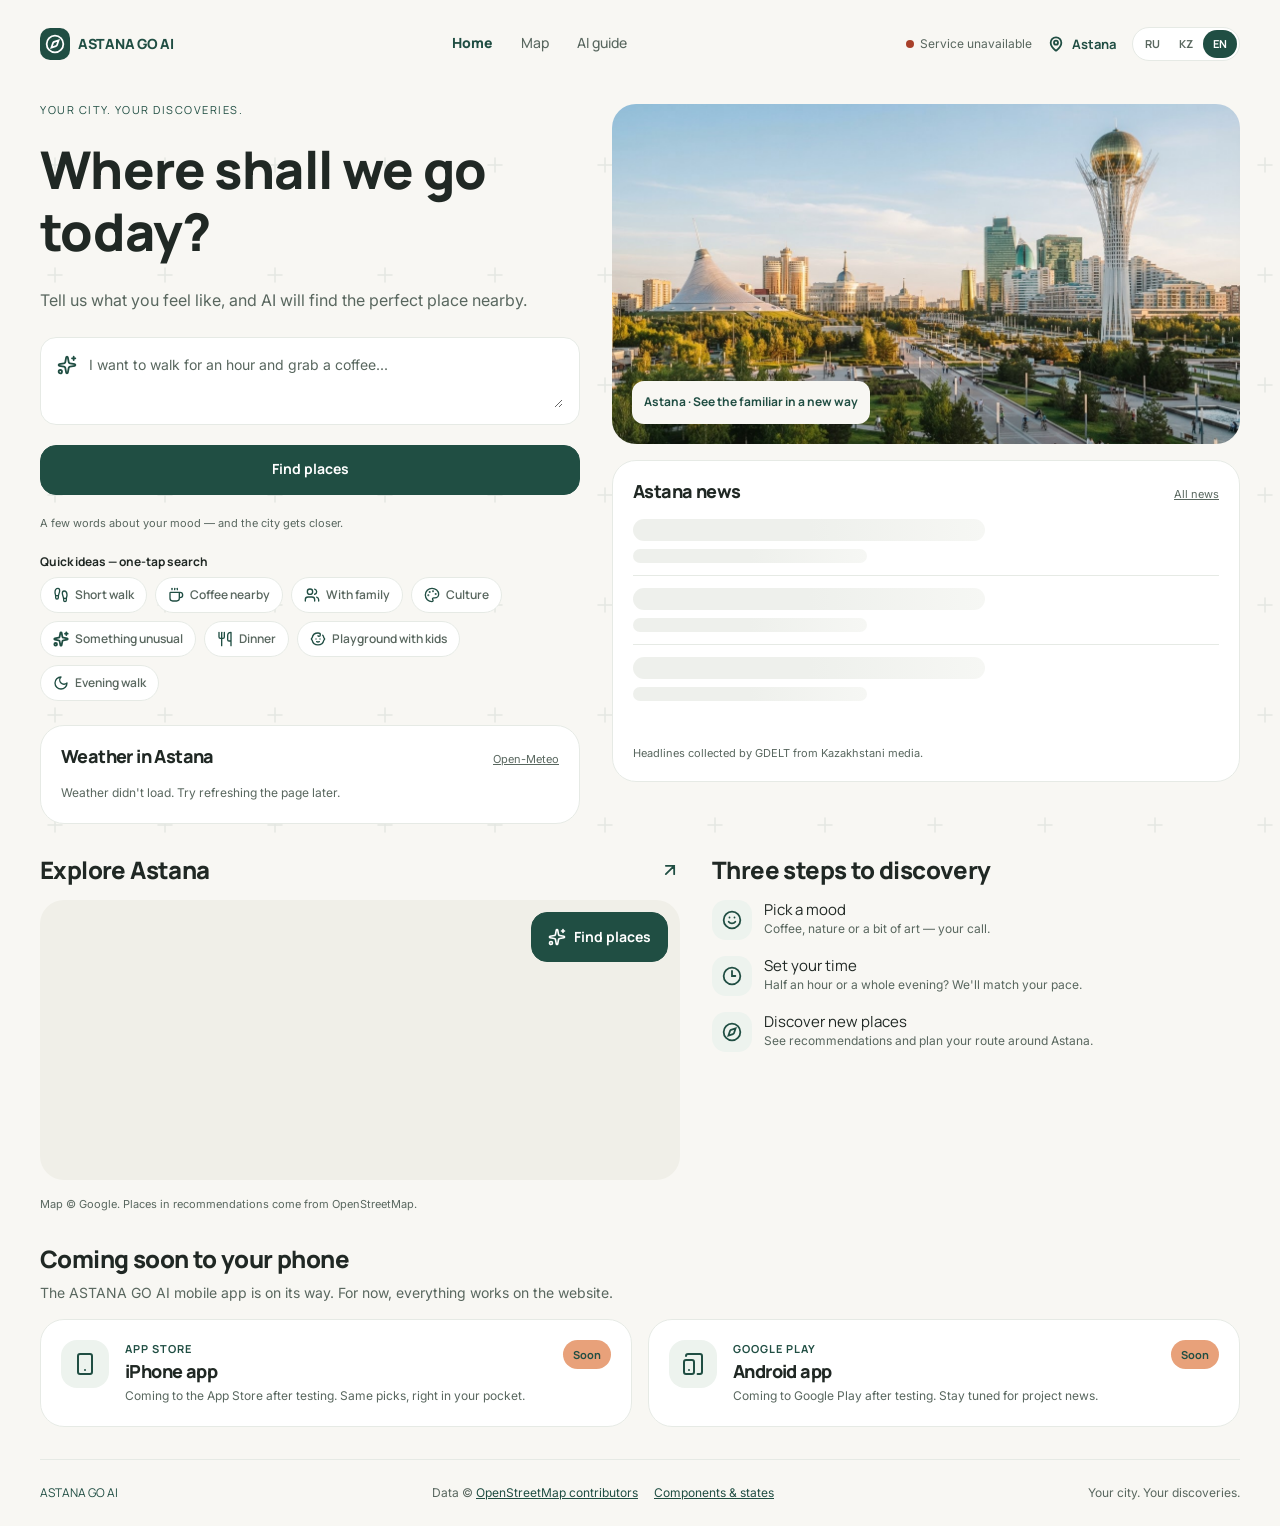
<file: index.html>
<!doctype html>
<html lang="ru">
<head>
  <meta charset="utf-8">
  <meta name="viewport" content="width=device-width, initial-scale=1">
  <title>ASTANA GO AI — куда сходить рядом в Астане</title>
  <meta name="description" content="Расскажи, чего хочется, и получи до трёх реальных мест рядом с объяснением, почему они подходят.">
  <meta name="referrer" content="strict-origin-when-cross-origin">
  <link rel="icon" href="assets/icons/brand-compass.svg" type="image/svg+xml">
  <link rel="preconnect" href="https://fonts.googleapis.com">
  <link rel="preconnect" href="https://fonts.gstatic.com" crossorigin>
  <link rel="stylesheet" href="https://fonts.googleapis.com/css2?family=Inter:wght@400;500;600&family=Manrope:wght@400;500;600;700;800&display=swap">
  <link rel="stylesheet" href="css/variables.css?v=202610181816">
  <link rel="stylesheet" href="css/base.css?v=202610181816">
  <link rel="stylesheet" href="css/components.css?v=20261018-more">
  <script src="js/config.js?v=20261018-main" defer></script>
  <script src="js/i18n.js?v=20261018-more" defer></script>
  <script src="js/mock-data.js?v=20261018-more" defer></script>
  <script src="js/api.js?v=20261018-more" defer></script>
  <script src="js/render.js?v=20261018-more" defer></script>
  <script src="js/gmap.js?v=202610181816" defer></script>
  <script src="js/pickmap.js?v=202610181816" defer></script>
  <script src="js/placesmap.js?v=202610181816" defer></script>
  <script src="js/poi.js?v=20261018-more" defer></script>
  <script src="js/widgets.js?v=202610181816" defer></script>
  <script src="js/main.js?v=20261018-more" defer></script>
</head>
<body>
  <a class="skip-link" href="#main" data-i18n="skip">Перейти к содержанию</a>

  <header class="site-header">
    <div class="container site-header__inner">
      <a class="logo" href="#/" aria-label="ASTANA GO AI — на главную" data-i18n-aria-label="logo_aria">
        <span class="logo__mark"><img src="assets/icons/brand-compass.svg" width="20" height="20" alt=""></span>
        <span class="logo__name" aria-hidden="true">ASTANA GO AI</span>
      </a>
      <nav class="site-nav" aria-label="Основная навигация" data-i18n-aria-label="nav_aria">
        <a href="#/" data-nav="home" data-i18n="nav_home">Главная</a>
        <a href="#/map" data-nav="map" data-i18n="nav_map">Карта</a>
        <a href="#/guide" data-nav="guide" data-i18n="nav_guide">AI-гид</a>
      </nav>
      <div class="header-meta">
        <span class="health" id="health" data-state="checking" role="status">
          <span class="health__dot" aria-hidden="true"></span>
          <span class="health__text" id="health-text" data-i18n="health_checking">Проверяем сервис…</span>
        </span>
        <span class="city">
          <img src="assets/icons/map-pin-header.svg" width="16" height="16" alt="">
          <span data-i18n="city">Астана</span>
        </span>
        <div class="lang-switch" role="group" aria-label="Язык интерфейса" data-i18n-aria-label="lang_aria">
          <button type="button" data-lang="ru" aria-pressed="true" lang="ru" title="Русский">RU</button>
          <button type="button" data-lang="kk" aria-pressed="false" lang="kk" title="Қазақша">KZ</button>
          <button type="button" data-lang="en" aria-pressed="false" lang="en" title="English">EN</button>
        </div>
      </div>
    </div>
  </header>

  <main id="main" tabindex="-1">
    <!-- ========== Главная ========== -->
    <div class="view container" data-view="home" id="view-home">
      <section class="hero" aria-labelledby="hero-title">
        <div class="hero__intro">
          <p class="t-eyebrow" data-i18n="hero_eyebrow">Твой город. Твои открытия.</p>
          <h1 class="t-display" id="hero-title" tabindex="-1" data-i18n="hero_title">Куда отправимся сегодня?</h1>
          <p class="t-lead" data-i18n="hero_lead">Расскажи, что тебе хочется, а ИИ найдёт идеальное место рядом.</p>

          <form class="search" id="home-form" novalidate aria-describedby="home-hint">
            <div class="field">
              <label class="visually-hidden" for="home-query" data-i18n="query_label">Что тебе хочется?</label>
              <div class="query-box">
                <img src="assets/icons/sparkles-20.svg" width="20" height="20" alt="">
                <textarea id="home-query" rows="2" maxlength="500"
                  placeholder="Хочу погулять час и выпить кофе..." data-i18n-placeholder="query_placeholder" aria-describedby="home-query-error"></textarea>
              </div>
              <p class="field__error" id="home-query-error" hidden></p>
            </div>
            <button type="submit" class="btn btn--primary btn--block" data-i18n="find">Найти места</button>
            <p class="t-caption" id="home-hint" data-i18n="home_hint">Пара слов о настроении — и город станет ближе.</p>
          </form>

          <div class="hero__ideas">
            <h2 class="t-label" id="ideas-title" data-i18n="ideas_title">Быстрые идеи — поиск в одно нажатие</h2>
            <div class="chips" id="scenario-list" role="group" aria-labelledby="ideas-title"></div>
          </div>

          <section class="panel weather" id="weather" aria-labelledby="weather-title" aria-busy="true">
            <div class="panel__head">
              <h2 class="t-h3" id="weather-title" data-i18n="weather_title">Погода в Астане</h2>
              <a class="t-caption" href="https://open-meteo.com/" target="_blank" rel="noopener noreferrer">Open-Meteo</a>
            </div>
            <div data-weather-body><p class="t-small" data-i18n="weather_loading">Загружаем погоду…</p></div>
          </section>
        </div>

        <div class="hero__side">
          <figure class="hero__photo">
            <img src="assets/img/astana-panorama.jpg" width="1264" height="848"
              alt="Панорама левого берега Астаны с монументом Байтерек на закате" data-i18n-alt="photo_alt">
            <figcaption class="hero__caption" data-i18n="photo_caption">Астана · Открой знакомое по-новому</figcaption>
          </figure>


          <section class="panel news" id="news" aria-labelledby="news-title" aria-busy="true">
            <div class="panel__head">
              <h2 class="t-h3" id="news-title" data-i18n="news_title">Новости Астаны</h2>
              <a class="t-caption" id="news-more" href="#" target="_blank" rel="noopener noreferrer"><span data-i18n="news_all">Все новости</span><span class="visually-hidden" data-i18n="new_tab"> (откроется в новой вкладке)</span></a>
            </div>
            <ul class="news__list" data-news-list>
              <li class="news__item" aria-hidden="true"><div class="skeleton__line skeleton__line--title"></div><div class="skeleton__line skeleton__line--short" style="margin-top: 8px"></div></li>
              <li class="news__item" aria-hidden="true"><div class="skeleton__line skeleton__line--title"></div><div class="skeleton__line skeleton__line--short" style="margin-top: 8px"></div></li>
              <li class="news__item" aria-hidden="true"><div class="skeleton__line skeleton__line--title"></div><div class="skeleton__line skeleton__line--short" style="margin-top: 8px"></div></li>
              <li class="visually-hidden" data-i18n="news_loading">Загружаем новости…</li>
            </ul>
            <p class="t-small" data-news-status role="status"></p>
            <p class="t-caption" data-i18n="news_source">Заголовки собраны сервисом GDELT из казахстанских СМИ.</p>
          </section>
        </div>
      </section>

      <section class="explore" aria-label="Об Астане и о сервисе" data-i18n-aria-label="explore_aria">
        <div class="explore__map">
          <div class="section-title">
            <h2 class="t-h2" data-i18n="explore_title">Исследуй Астану</h2>
            <a href="#/map" aria-label="Открыть карту" data-i18n-aria-label="open_map">
              <img src="assets/icons/arrow-up-right.svg" width="20" height="20" alt="">
            </a>
          </div>
          <div id="home-map">
            <div class="map__overlay">
              <a class="btn btn--primary" href="#/guide">
                <img src="assets/icons/sparkles-20.svg" class="icon-on-dark" width="18" height="18" alt="">
                <span data-i18n="pick_places">Подобрать места</span>
              </a>
            </div>
          </div>
          <p class="t-caption" data-i18n="home_map_caption">Карта © Google. Места в рекомендациях — из OpenStreetMap.</p>
        </div>

        <div class="steps">
          <h2 class="t-h2" data-i18n="steps_title">Три шага к открытию</h2>
          <ol class="steps__list">
            <li class="step">
              <span class="step__icon"><img src="assets/icons/smile.svg" width="20" height="20" alt=""></span>
              <div>
                <p class="step__title" data-i18n="step1_title">Выбери настроение</p>
                <p class="t-small" data-i18n="step1_text">Кофе, природа или немного искусства — решать тебе.</p>
              </div>
            </li>
            <li class="step">
              <span class="step__icon"><img src="assets/icons/clock-3.svg" width="20" height="20" alt=""></span>
              <div>
                <p class="step__title" data-i18n="step2_title">Укажи время</p>
                <p class="t-small" data-i18n="step2_text">Полчаса или целый вечер? Найдём идею под твой ритм.</p>
              </div>
            </li>
            <li class="step">
              <span class="step__icon"><img src="assets/icons/compass-step.svg" width="20" height="20" alt=""></span>
              <div>
                <p class="step__title" data-i18n="step3_title">Открой новые места</p>
                <p class="t-small" data-i18n="step3_text">Смотри рекомендации и строй свой маршрут по Астане.</p>
              </div>
            </li>
          </ol>
        </div>
      </section>

      <section class="apps" aria-labelledby="apps-title">
        <div class="apps__head">
          <h2 class="t-h2" id="apps-title" data-i18n="apps_title">Скоро в твоём телефоне</h2>
          <p class="t-body" data-i18n="apps_lead">Мобильное приложение ASTANA GO AI готовится к выходу. Пока всё работает на сайте.</p>
        </div>
        <div class="apps__grid">
          <article class="panel app-card" aria-labelledby="app-ios-title">
            <span class="app-card__icon"><img src="assets/icons/lc-smartphone.svg" width="24" height="24" alt=""></span>
            <div class="app-card__text">
              <p class="app-card__store">App Store</p>
              <h3 class="t-h3" id="app-ios-title" data-i18n="app_ios_title">Приложение для iPhone</h3>
              <p class="t-small" data-i18n="app_ios_text">Появится в App Store после тестирования. Те же подборки, только в кармане.</p>
            </div>
            <span class="app-card__soon" data-i18n="soon">Скоро</span>
          </article>
          <article class="panel app-card" aria-labelledby="app-android-title">
            <span class="app-card__icon"><img src="assets/icons/lc-tablet-smartphone.svg" width="24" height="24" alt=""></span>
            <div class="app-card__text">
              <p class="app-card__store">Google Play</p>
              <h3 class="t-h3" id="app-android-title" data-i18n="app_android_title">Приложение для Android</h3>
              <p class="t-small" data-i18n="app_android_text">Появится в Google Play после тестирования. Следи за новостями проекта.</p>
            </div>
            <span class="app-card__soon" data-i18n="soon">Скоро</span>
          </article>
        </div>
      </section>
    </div>

    <!-- ========== AI-гид ========== -->
    <div class="view container" data-view="guide" id="view-guide" hidden>
      <div class="page-head">
        <a class="back-link" href="#/">
          <img src="assets/icons/arrow-left.svg" width="18" height="18" alt="">
          <span data-i18n="back">Назад</span>
        </a>
        <h1 class="t-h1" id="guide-title" tabindex="-1" data-i18n="guide_title">Твой AI-гид</h1>
        <p class="t-body" data-i18n="guide_lead">Маленький план для большого города.</p>
      </div>

      <div class="guide">
        <div class="guide__side">
            <form class="search panel" id="search-form" novalidate aria-label="Параметры поиска" data-i18n-aria-label="search_params_aria">
              <div class="form-alert" id="form-alert" role="alert" tabindex="-1" hidden></div>

              <div class="field">
                <label class="t-label" for="query" data-i18n="query_label">Что тебе хочется?</label>
                <div class="query-box">
                  <img src="assets/icons/sparkles-20.svg" width="20" height="20" alt="">
                  <textarea id="query" name="query" rows="2" maxlength="500" required
                    placeholder="Хочу погулять час и выпить кофе..." data-i18n-placeholder="query_placeholder"
                    aria-describedby="query-error query-counter"></textarea>
                </div>
                <div class="field__foot">
                  <p class="field__error" id="query-error" hidden></p>
                  <span class="field__counter" id="query-counter" aria-live="off">0 / 500</span>
                </div>
              </div>

              <fieldset class="field location" id="location-field" aria-describedby="location-hint location-error">
                <legend class="t-label" data-i18n="location_legend">Откуда начнём?</legend>
                <div class="location__current">
                  <img src="assets/icons/locate-fixed.svg" width="18" height="18" alt="">
                  <div class="location__current-text" aria-live="polite">
                    <span class="location__title" id="location-title">Точка не выбрана</span>
                    <span class="location__sub" id="location-sub">Выбери один из вариантов ниже</span>
                  </div>
                </div>

                <div class="location__denied" id="geo-denied" hidden>
                  <img src="assets/icons/map-pin-off.svg" width="24" height="24" alt="">
                  <div>
                    <strong id="geo-denied-title">Укажи своё местоположение на карте.</strong>
                    <span id="geo-denied-text">Можно выбрать точку вручную — доступ к геолокации не обязателен.</span>
                  </div>
                </div>

                <div class="location__actions">
                  <button type="button" class="btn btn--secondary btn--sm" id="geo-btn">
                    <img src="assets/icons/locate-fixed.svg" width="18" height="18" alt="">
                    <span class="btn__spinner" aria-hidden="true"></span>
                    <span data-i18n="geo_btn">Использовать моё местоположение</span>
                  </button>
                  <button type="button" class="chip" id="pick-btn" data-i18n="pick_btn">Выбрать точку на карте</button>
                  <button type="button" class="chip" id="center-btn" data-i18n="center_btn">Центр Астаны</button>
                  <button type="button" class="chip" id="manual-btn" aria-expanded="false" aria-controls="manual-coords" data-i18n="manual_btn">Ввести координаты</button>
                </div>

                <div class="manual" id="manual-coords" hidden>
                  <label><span data-i18n="lat_label">Широта (от −90 до 90)</span>
                    <input class="input" id="manual-lat" type="text" inputmode="decimal" autocomplete="off" placeholder="51.1283" aria-describedby="manual-error">
                  </label>
                  <label><span data-i18n="lon_label">Долгота (от −180 до 180)</span>
                    <input class="input" id="manual-lon" type="text" inputmode="decimal" autocomplete="off" placeholder="71.4305" aria-describedby="manual-error">
                  </label>
                  <p class="field__error" id="manual-error" hidden></p>
                  <button type="button" class="btn btn--secondary btn--sm" id="manual-apply" data-i18n="manual_apply">Применить координаты</button>
                </div>

                <p class="t-caption" id="location-hint" data-i18n="location_hint">Координаты нужны только для поиска мест рядом: они отправляются на наш сервер вместе с запросом, не сохраняются в браузере и не передаются в аналитику.</p>
                <p class="field__error" id="location-error" hidden></p>
              </fieldset>

              <fieldset class="field" id="duration-field">
                <legend class="t-label" data-i18n="duration_legend">Сколько есть времени?</legend>
                <div class="chips" id="duration-options"></div>
              </fieldset>

              <fieldset class="field" id="category-field" aria-describedby="category-hint">
                <legend class="t-label" data-i18n="category_legend">Что интересно</legend>
                <div class="chips" id="category-options"></div>
                <p class="t-caption" id="category-hint" data-i18n="category_hint">Можно выбрать несколько. «Все» — без фильтра.</p>
              </fieldset>

              <fieldset class="field a11y-field" id="a11y-field" aria-describedby="a11y-hint">
                <legend class="t-label icon-title">
                  <img src="assets/icons/lc-accessibility.svg" width="16" height="16" alt="">
                  <span data-i18n="a11y_legend">Особые потребности</span>
                </legend>
                <div class="chips" id="a11y-options"></div>
                <p class="t-caption" id="a11y-hint" data-i18n="a11y_hint">Необязательно. Учитываем при подборе и честно показываем, если данных о доступности нет. Отметки нигде не сохраняются.</p>
              </fieldset>

              <div class="transport">
                <span data-i18n="transport_label">Как доберёмся</span>
                <span class="tag tag--primary" data-i18n="transport_walk">Пешком</span>
              </div>

              <p class="notice" id="health-warning" role="status" hidden>
                <img src="assets/icons/wifi-off.svg" width="18" height="18" alt="">
                <span data-i18n="health_warning">Сервер сейчас не отвечает. Форма работает, но поиск может не получиться — попробуй чуть позже.</span>
              </p>

              <button type="submit" class="btn btn--primary btn--block" id="submit-btn">
                <span class="btn__spinner" aria-hidden="true"></span>
                <span class="btn__label" id="submit-label" data-i18n="find">Найти места</span>
              </button>
              <p class="t-caption" id="search-hint" data-i18n="search_hint">Пара слов о настроении — и город станет ближе. Текст запроса может передаваться внешнему AI-сервису для объяснений, поэтому не пиши в нём личные данные.</p>
            </form>

          <section class="guide__map" id="results-aside" aria-labelledby="results-map-title" hidden>
            <h2 class="t-h3" id="results-map-title" data-i18n="results_map_title">Места на карте</h2>
            <div id="results-map"></div>
            <div class="chips" id="results-map-switch" role="group" aria-label="Какое место показать на карте" data-i18n-aria-label="results_map_switch_aria"></div>
            <a class="btn btn--secondary btn--block" href="#/map">
              <img src="assets/icons/map-green.svg" width="18" height="18" alt="">
              <span data-i18n="open_map">Открыть карту</span>
            </a>
          </section>
        </div>

        <section class="results" id="results" aria-labelledby="results-title">
          <div class="results__head">
            <p class="results__eyebrow">
              <img src="assets/icons/sparkles-16.svg" width="16" height="16" alt="">
              <span data-i18n="your_pick">Твоя подборка</span>
            </p>
            <h2 class="results__title" id="results-title" tabindex="-1">Рекомендуем</h2>
            <p class="t-small" id="results-sub"></p>
          </div>
          <div id="results-live" class="visually-hidden" aria-live="polite" aria-atomic="true"></div>
          <div id="results-state"></div>
          <div class="place-list" id="place-list"></div>
          <div class="load-more-controls" id="load-more-controls" hidden>
            <button class="btn btn--secondary" id="load-more" type="button" aria-controls="place-list" data-i18n="load_more">Показать ещё</button>
            <p class="t-small" id="load-more-status" hidden></p>
          </div>
          <p class="t-caption" id="results-note" data-i18n="results_note" hidden>Расстояние указано по прямой, время — приблизительный бюджет на дорогу и посещение. Места, часы и описания — из OpenStreetMap; объяснения сформулированы ИИ или по шаблону. Уточняйте детали перед посещением. Данные © OpenStreetMap contributors.</p>
        </section>
      </div>
    </div>

    <!-- ========== Карта ========== -->
    <div class="view container" data-view="map" id="view-map" hidden>
      <div class="page-head">
        <h1 class="t-h1" id="map-title" tabindex="-1" data-i18n="map_title">Твоя Астана — на карте</h1>
        <p class="t-body" data-i18n="map_lead">Выбирай место, смотри детали и планируй прогулку.</p>
      </div>
      <div class="map-layout">
        <div class="map-main">
          <div class="map-toolbar">
            <div class="seg" role="group" aria-label="Что показать на карте" data-i18n-aria-label="map_mode_aria">
              <button type="button" data-map-mode="city" aria-pressed="false" data-i18n="map_mode_city">Вся карта</button>
              <button type="button" data-map-mode="around" aria-pressed="false" data-i18n="map_mode_around">Вокруг</button>
            </div>
            <p class="t-small map-count" id="map-count" role="status"></p>
          </div>
          <div id="big-map"></div>
          <ul class="map-legend" id="map-legend" aria-label="Легенда карты" data-i18n-aria-label="map_legend_aria"></ul>
        </div>
        <aside class="map-side" aria-labelledby="map-side-title">
          <h2 class="t-h3" id="map-side-title" data-i18n="your_pick">Твоя подборка</h2>
          <div id="map-side-list" class="map-side"></div>
          <p class="t-caption" data-i18n="map_side_note">Расстояние по прямой и время приблизительные; уточняйте детали перед посещением.</p>
        </aside>
      </div>
      <p class="t-caption" data-i18n="map_caption">Расстояния приблизительные. Карта © OpenStreetMap contributors; серые точки — ориентиры Астаны.</p>
    </div>

    <!-- ========== Место ========== -->
    <div class="view container" data-view="place" id="view-place" hidden></div>
  </main>

  <footer class="site-footer container">
    <div class="site-footer__inner">
      <span class="site-footer__brand">ASTANA GO AI</span>
      <span class="site-footer__links">
        <span><span data-i18n="footer_data">Данные ©</span> <a href="https://www.openstreetmap.org/copyright" target="_blank" rel="noopener noreferrer">OpenStreetMap contributors</a></span>
        <a href="styleguide.html" data-i18n="footer_components">Компоненты и состояния</a>
      </span>
      <span data-i18n="hero_eyebrow">Твой город. Твои открытия.</span>
    </div>
  </footer>

  <nav class="tabbar" aria-label="Навигация" data-i18n-aria-label="tabbar_aria">
    <a href="#/" data-nav="home">
      <span class="tabbar__icon"><img src="assets/icons/nav-house.svg" width="20" height="20" alt=""></span>
      <span data-i18n="nav_home">Главная</span>
    </a>
    <a href="#/map" data-nav="map">
      <span class="tabbar__icon"><img src="assets/icons/nav-map.svg" width="20" height="20" alt=""></span>
      <span data-i18n="nav_map">Карта</span>
    </a>
    <a href="#/guide" data-nav="guide">
      <span class="tabbar__icon"><img src="assets/icons/nav-sparkles.svg" width="20" height="20" alt=""></span>
      <span data-i18n="nav_guide">AI-гид</span>
    </a>
  </nav>

  <dialog class="dialog" id="pick-dialog" aria-labelledby="pick-title" aria-describedby="pick-desc">
    <div class="dialog__inner">
      <div class="dialog__head">
        <div>
          <h2 class="t-h3" id="pick-title" data-i18n="pick_title">Выбери точку отправления</h2>
          <p class="t-small" id="pick-desc" data-i18n="pick_desc">Нажми на карту в нужном месте или выбери ориентир. Карту можно двигать и приближать.</p>
        </div>
        <button type="button" class="btn btn--ghost btn--sm" id="pick-close" data-i18n="close">Закрыть</button>
      </div>
      <div id="pick-map"></div>
      <p class="t-small" id="pick-status" role="status"></p>
      <div>
        <p class="t-label" id="pick-landmarks-title" data-i18n="pick_landmarks_title">Или начни от ориентира</p>
        <div class="chips" id="pick-landmarks" role="group" aria-labelledby="pick-landmarks-title" style="margin-top: 8px"></div>
      </div>
      <div class="dialog__actions">
        <button type="button" class="btn btn--secondary btn--sm" id="pick-cancel" data-i18n="cancel">Отмена</button>
        <button type="button" class="btn btn--primary btn--sm" id="pick-confirm" data-i18n="pick_confirm" disabled>Выбрать эту точку</button>
      </div>
    </div>
  </dialog>
</body>
</html>
</file>
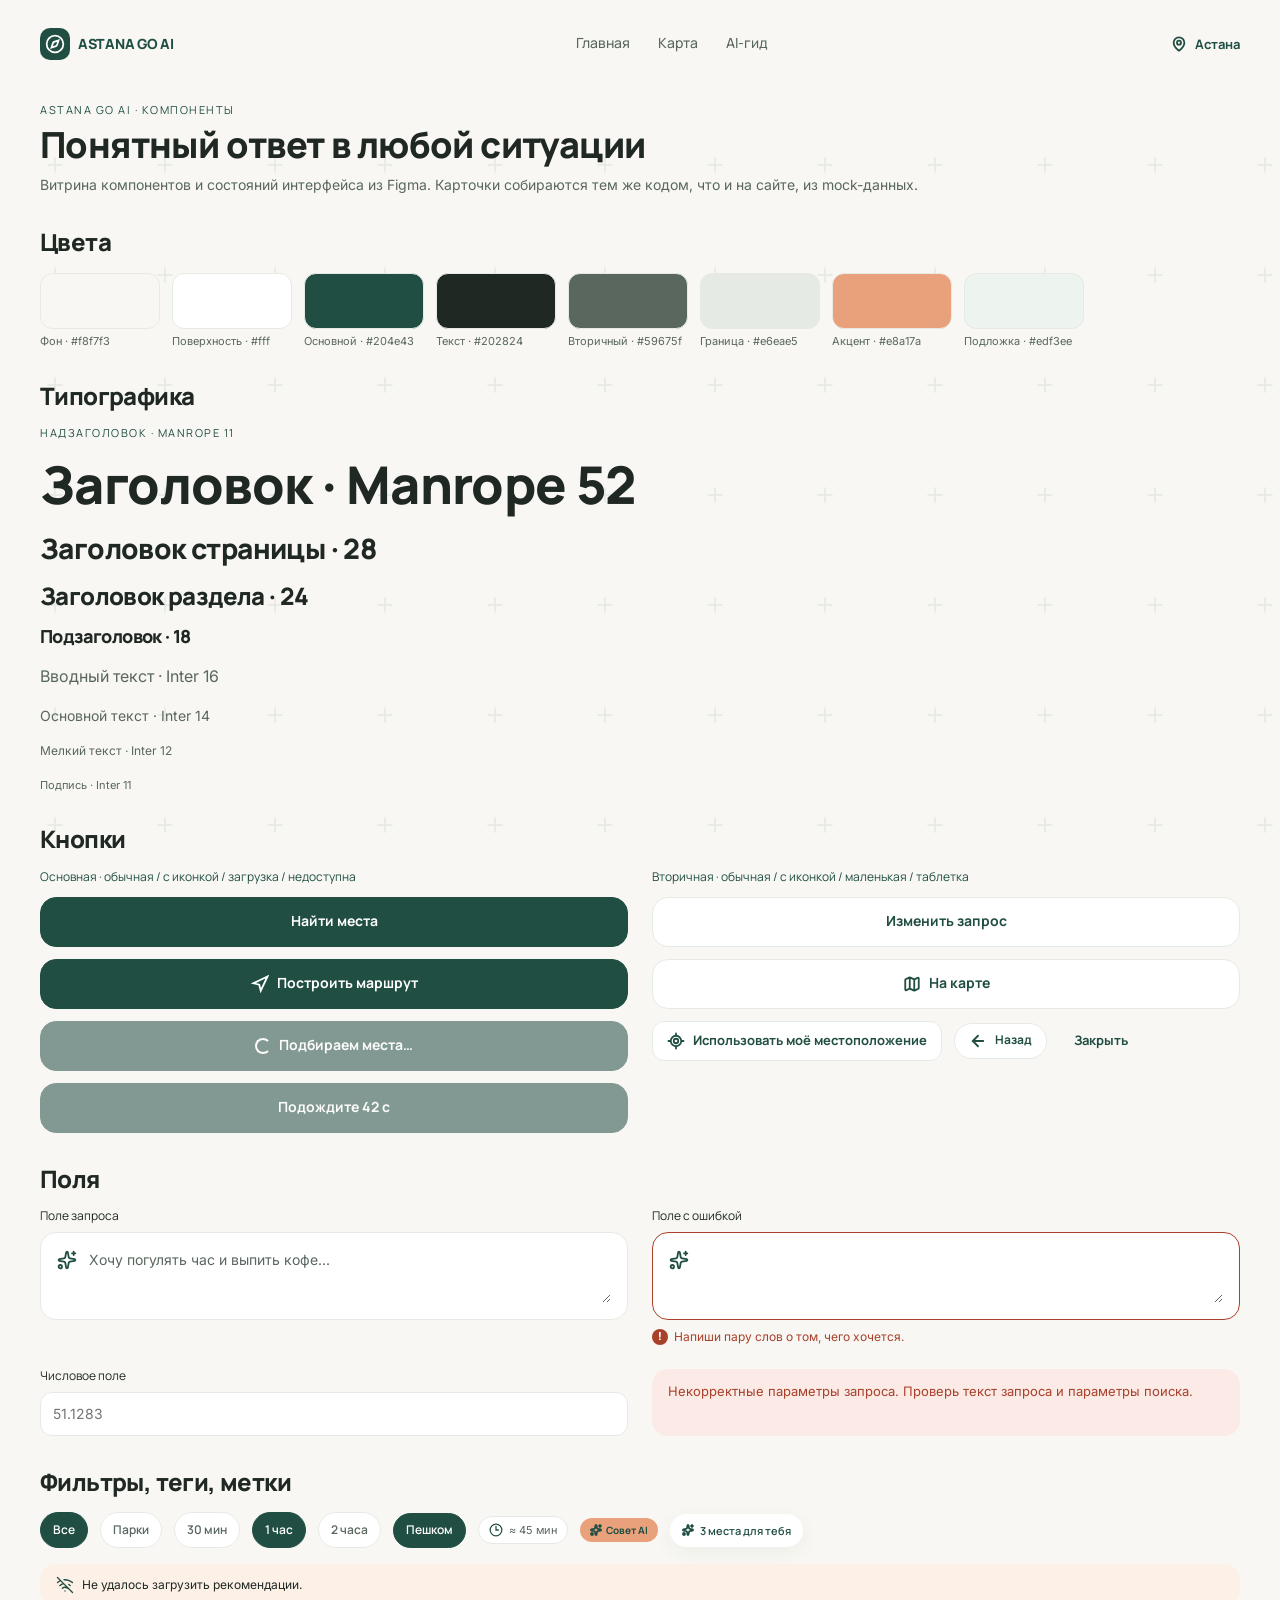
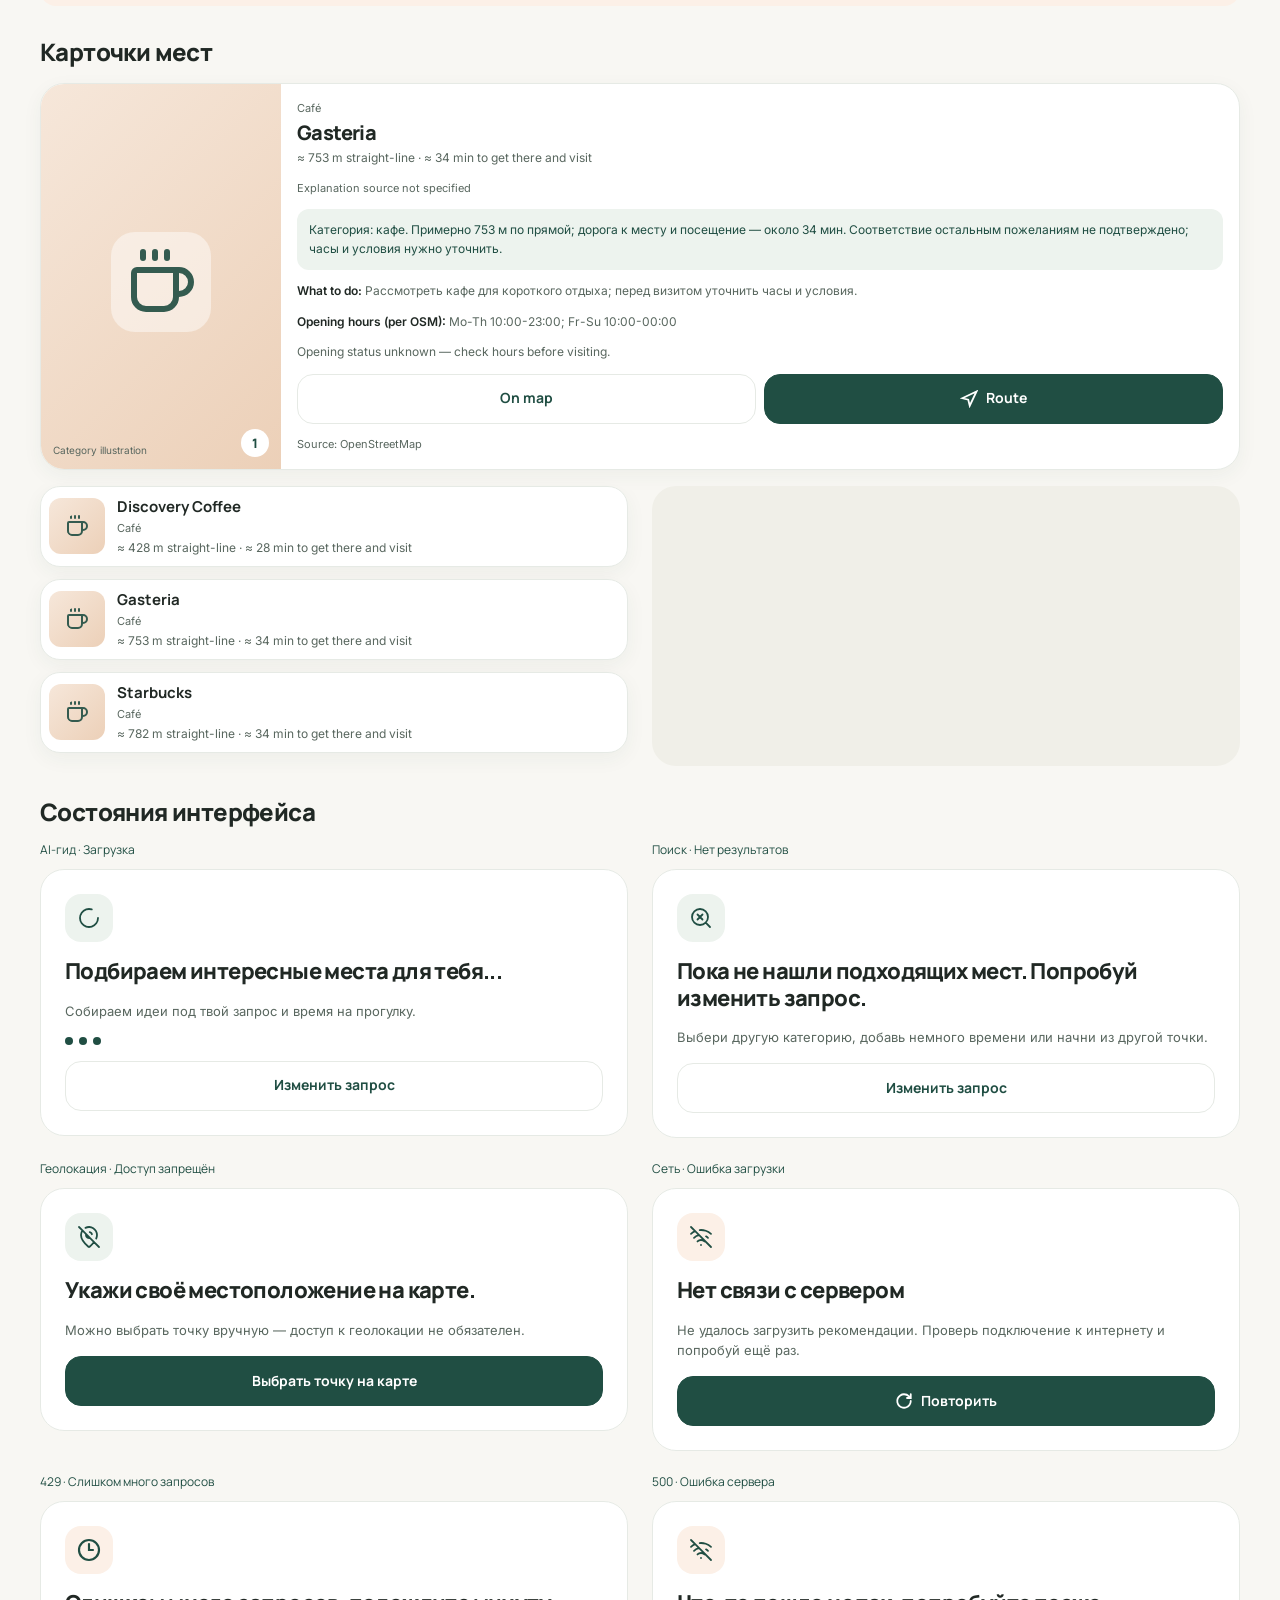
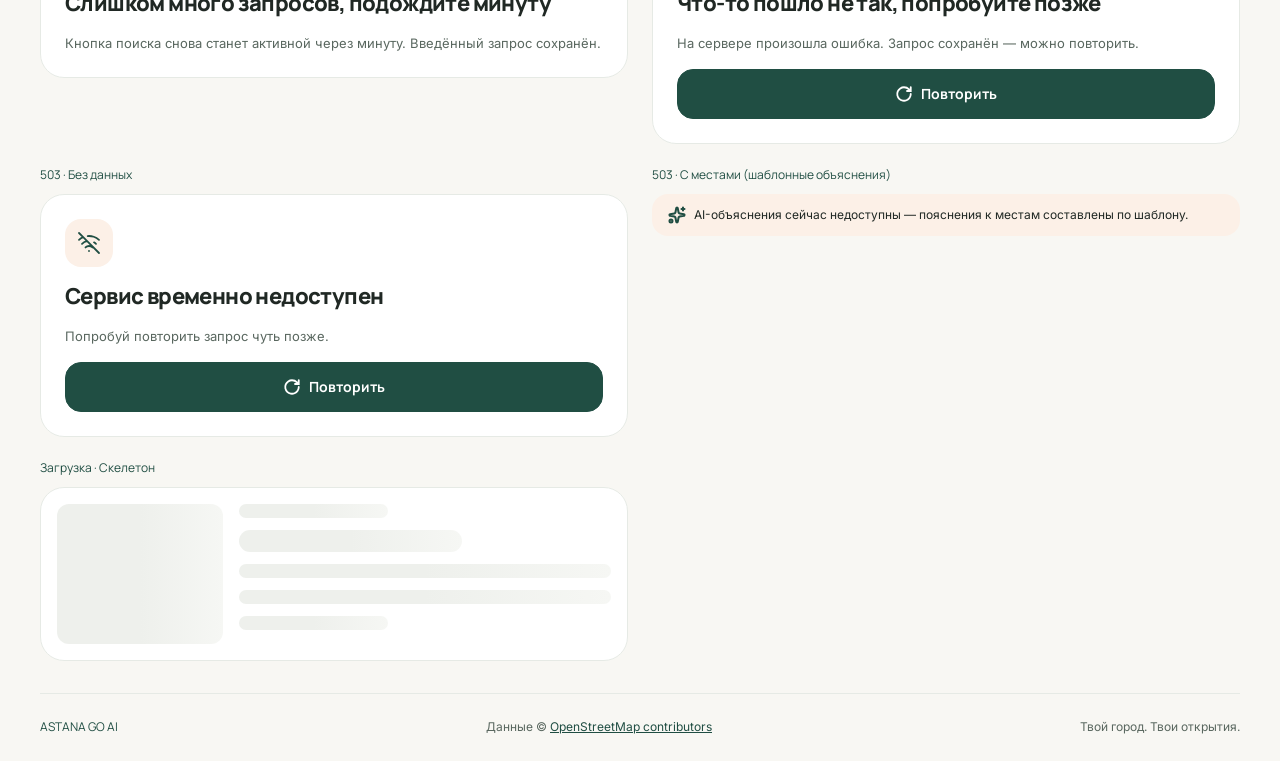
<file: styleguide.html>
<!doctype html>
<html lang="ru">
<head>
  <meta charset="utf-8">
  <meta name="viewport" content="width=device-width, initial-scale=1">
  <title>Компоненты и состояния — ASTANA GO AI</title>
  <link rel="icon" href="assets/icons/brand-compass.svg" type="image/svg+xml">
  <link rel="preconnect" href="https://fonts.googleapis.com">
  <link rel="preconnect" href="https://fonts.gstatic.com" crossorigin>
  <link rel="stylesheet" href="https://fonts.googleapis.com/css2?family=Inter:wght@400;500;600&family=Manrope:wght@400;500;600;700;800&display=swap">
  <link rel="stylesheet" href="css/variables.css?v=202610181749">
  <link rel="stylesheet" href="css/base.css?v=202610181749">
  <link rel="stylesheet" href="css/components.css?v=20261018-more">
  <script src="js/config.js?v=20261018-main" defer></script>
  <script src="js/mock-data.js?v=20261018-more" defer></script>
  <script src="js/i18n.js?v=20261018-more" defer></script>
  <script src="js/render.js?v=20261018-more" defer></script>
  <script src="js/gmap.js?v=202610181749" defer></script>
  <script src="js/styleguide.js?v=202610181749" defer></script>
</head>
<body>
  <a class="skip-link" href="#main">Перейти к содержанию</a>

  <header class="site-header">
    <div class="container site-header__inner">
      <a class="logo" href="index.html" aria-label="ASTANA GO AI — на главную">
        <span class="logo__mark"><img src="assets/icons/brand-compass.svg" width="20" height="20" alt=""></span>
        <span class="logo__name" aria-hidden="true">ASTANA GO AI</span>
      </a>
      <nav class="site-nav" aria-label="Основная навигация">
        <a href="index.html#/">Главная</a>
        <a href="index.html#/map">Карта</a>
        <a href="index.html#/guide">AI-гид</a>
      </nav>
      <div class="header-meta">
        <span class="city"><img src="assets/icons/map-pin-header.svg" width="16" height="16" alt=""> Астана</span>
      </div>
    </div>
  </header>

  <main id="main" class="view container" tabindex="-1">
    <div class="page-head">
      <p class="t-eyebrow">ASTANA GO AI · Компоненты</p>
      <h1 class="t-display" style="font-size: clamp(28px, 4vw, 36px)">Понятный ответ в любой ситуации</h1>
      <p class="t-body">Витрина компонентов и состояний интерфейса из Figma. Карточки собираются тем же кодом, что и на сайте, из mock-данных.</p>
    </div>

    <section class="sg-section" aria-labelledby="sg-colors">
      <h2 class="t-h2" id="sg-colors">Цвета</h2>
      <div class="sg-row">
        <div class="sg-swatch"><span style="background: var(--color-bg)"></span><span>Фон · #f8f7f3</span></div>
        <div class="sg-swatch"><span style="background: var(--color-surface)"></span><span>Поверхность · #fff</span></div>
        <div class="sg-swatch"><span style="background: var(--color-primary)"></span><span>Основной · #204e43</span></div>
        <div class="sg-swatch"><span style="background: var(--color-text)"></span><span>Текст · #202824</span></div>
        <div class="sg-swatch"><span style="background: var(--color-muted)"></span><span>Вторичный · #59675f</span></div>
        <div class="sg-swatch"><span style="background: var(--color-border)"></span><span>Граница · #e6eae5</span></div>
        <div class="sg-swatch"><span style="background: var(--color-accent)"></span><span>Акцент · #e8a17a</span></div>
        <div class="sg-swatch"><span style="background: var(--color-tint)"></span><span>Подложка · #edf3ee</span></div>
      </div>
    </section>

    <section class="sg-section" aria-labelledby="sg-type">
      <h2 class="t-h2" id="sg-type">Типографика</h2>
      <p class="t-eyebrow">Надзаголовок · Manrope 11</p>
      <p class="t-display">Заголовок · Manrope 52</p>
      <p class="t-h1">Заголовок страницы · 28</p>
      <p class="t-h2">Заголовок раздела · 24</p>
      <p class="t-h3">Подзаголовок · 18</p>
      <p class="t-lead">Вводный текст · Inter 16</p>
      <p class="t-body">Основной текст · Inter 14</p>
      <p class="t-small">Мелкий текст · Inter 12</p>
      <p class="t-caption">Подпись · Inter 11</p>
    </section>

    <section class="sg-section" aria-labelledby="sg-buttons">
      <h2 class="t-h2" id="sg-buttons">Кнопки</h2>
      <div class="sg-grid">
        <div class="sg-sample">
          <p class="t-label">Основная · обычная / с иконкой / загрузка / недоступна</p>
          <button type="button" class="btn btn--primary btn--block">Найти места</button>
          <button type="button" class="btn btn--primary btn--block"><img src="assets/icons/navigation-white.svg" width="18" height="18" alt="">Построить маршрут</button>
          <button type="button" class="btn btn--primary btn--block is-loading" disabled><span class="btn__spinner" aria-hidden="true"></span>Подбираем места…</button>
          <button type="button" class="btn btn--primary btn--block" disabled>Подождите 42 с</button>
        </div>
        <div class="sg-sample">
          <p class="t-label">Вторичная · обычная / с иконкой / маленькая / таблетка</p>
          <button type="button" class="btn btn--secondary btn--block">Изменить запрос</button>
          <button type="button" class="btn btn--secondary btn--block"><img src="assets/icons/map-green.svg" width="18" height="18" alt="">На карте</button>
          <div class="sg-row">
            <button type="button" class="btn btn--secondary btn--sm"><img src="assets/icons/locate-fixed.svg" width="18" height="18" alt="">Использовать моё местоположение</button>
            <button type="button" class="btn btn--secondary btn--pill"><img src="assets/icons/arrow-left.svg" width="18" height="18" alt="">Назад</button>
            <button type="button" class="btn btn--ghost btn--sm">Закрыть</button>
          </div>
        </div>
      </div>
    </section>

    <section class="sg-section" aria-labelledby="sg-fields">
      <h2 class="t-h2" id="sg-fields">Поля</h2>
      <div class="sg-grid">
        <div class="field">
          <label class="t-label" for="sg-q1">Поле запроса</label>
          <div class="query-box">
            <img src="assets/icons/sparkles-20.svg" width="20" height="20" alt="">
            <textarea id="sg-q1" rows="2" placeholder="Хочу погулять час и выпить кофе..."></textarea>
          </div>
        </div>
        <div class="field">
          <label class="t-label" for="sg-q2">Поле с ошибкой</label>
          <div class="query-box">
            <img src="assets/icons/sparkles-20.svg" width="20" height="20" alt="">
            <textarea id="sg-q2" rows="2" aria-invalid="true" aria-describedby="sg-q2-err"></textarea>
          </div>
          <p class="field__error" id="sg-q2-err">Напиши пару слов о том, чего хочется.</p>
        </div>
        <div class="field">
          <label class="t-label" for="sg-in">Числовое поле</label>
          <input class="input" id="sg-in" type="text" inputmode="decimal" placeholder="51.1283">
        </div>
        <div class="form-alert">Некорректные параметры запроса. Проверь текст запроса и параметры поиска.</div>
      </div>
    </section>

    <section class="sg-section" aria-labelledby="sg-chips">
      <h2 class="t-h2" id="sg-chips">Фильтры, теги, метки</h2>
      <div class="sg-row">
        <span class="chip chip--selected">Все</span>
        <span class="chip">Парки</span>
        <span class="chip">30 мин</span>
        <span class="chip chip--selected">1 час</span>
        <span class="chip">2 часа</span>
        <span class="tag tag--primary">Пешком</span>
        <span class="tag"><img src="assets/icons/clock-3.svg" width="14" height="14" alt="">≈ 45 мин</span>
        <span class="badge-ai"><img src="assets/icons/sparkles-12.svg" width="12" height="12" alt="">Совет AI</span>
        <span class="badge-soft"><img src="assets/icons/sparkles-12.svg" width="12" height="12" alt="">3 места для тебя</span>
      </div>
      <p class="notice"><img src="assets/icons/wifi-off.svg" width="18" height="18" alt="">Не удалось загрузить рекомендации.</p>
    </section>

    <section class="sg-section" aria-labelledby="sg-cards">
      <h2 class="t-h2" id="sg-cards">Карточки мест</h2>
      <div id="sg-card" class="place-list"></div>
      <div class="sg-grid">
        <div id="sg-mini" class="map-side"></div>
        <div id="sg-map"></div>
      </div>
    </section>

    <section class="sg-section" aria-labelledby="sg-states">
      <h2 class="t-h2" id="sg-states">Состояния интерфейса</h2>
      <div class="sg-grid" id="sg-state-grid"></div>
    </section>
  </main>

  <footer class="site-footer container">
    <div class="site-footer__inner">
      <span class="site-footer__brand">ASTANA GO AI</span>
      <span>Данные © <a href="https://www.openstreetmap.org/copyright" target="_blank" rel="noopener noreferrer">OpenStreetMap contributors</a></span>
      <span>Твой город. Твои открытия.</span>
    </div>
  </footer>
</body>
</html>
</file>
<file: css/variables.css>
/* Design tokens from Figma «СмартИИ» (ASTANA GO AI). */
:root {
  /* Цвета */
  --color-bg: #f8f7f3;            /* цвет/фон */
  --color-surface: #ffffff;       /* цвет/поверхность */
  --color-primary: #204e43;       /* цвет/основной */
  --color-primary-hover: #183d34;
  --color-text: #202824;          /* цвет/текст */
  --color-muted: #59675f;
  --color-subtle: #79837d;
  --color-border: #e6eae5;        /* цвет/граница */
  --color-accent: #e8a17a;        /* цвет/акцент */
  --color-tint: #edf3ee;
  --color-warn-tint: #fcf0e7;
  --color-danger: #a8402a;
  --color-danger-tint: #fbeae5;
  --color-focus: #2f7a68;

  /* Схема карты */
  --map-ground: #f0efe8;
  --map-block: #e6e4db;
  --map-block-green: #e4e8d9;
  --map-park: #dce7d1;
  --map-water: #c4e0e4;
  --map-street: #ffffff;

  /* Шрифты */
  --font-display: "Manrope", system-ui, -apple-system, "Segoe UI", sans-serif;
  --font-body: "Inter", system-ui, -apple-system, "Segoe UI", sans-serif;

  /* Отступы */
  --space-4: 4px;
  --space-8: 8px;
  --space-12: 12px;
  --space-16: 16px;
  --space-20: 20px;
  --space-24: 24px;
  --space-32: 32px;
  --space-40: 40px;

  /* Скругления */
  --radius-10: 10px;
  --radius-12: 12px;
  --radius-14: 14px;
  --radius-16: 16px;
  --radius-20: 20px;
  --radius-24: 24px;
  --radius-pill: 100px;

  /* Тени */
  --shadow-card: 0 6px 20px rgba(32, 78, 67, 0.05);
  --shadow-marker: 0 8px 24px rgba(32, 60, 67, 0.13);

  /* Сетка */
  --container: 1200px;
  --gutter: 16px;
  --header-h: 72px;
}

@media (min-width: 768px) {
  :root {
    --gutter: 32px;
    --header-h: 88px;
  }
}
</file>
<file: css/base.css>
/* Сброс и типографика */
*,
*::before,
*::after {
  box-sizing: border-box;
}

html {
  -webkit-text-size-adjust: 100%;
  scroll-behavior: smooth;
}

@media (prefers-reduced-motion: reduce) {
  html {
    scroll-behavior: auto;
  }
  *,
  *::before,
  *::after {
    animation-duration: 0.01ms !important;
    animation-iteration-count: 1 !important;
    transition-duration: 0.01ms !important;
  }
}

body {
  margin: 0;
  min-height: 100vh;
  background: var(--color-bg);
  color: var(--color-text);
  font-family: var(--font-body);
  font-size: 14px;
  line-height: 1.55;
  -webkit-font-smoothing: antialiased;
}

/* Фон: статичная сетка из полупрозрачных плюсиков. */
body::before {
  content: "";
  position: fixed;
  inset: 0;
  z-index: -1;
  pointer-events: none;
  background-image: url("data:image/svg+xml,%3Csvg xmlns='http://www.w3.org/2000/svg' width='110' height='110' viewBox='0 0 110 110'%3E%3Cpath d='M55 48v14M48 55h14' stroke='%23204E43' stroke-opacity='0.09' stroke-width='1.5' stroke-linecap='round'/%3E%3C/svg%3E");
  background-size: 110px 110px;
}

h1,
h2,
h3,
h4,
p,
ul,
ol,
dl,
dd,
figure {
  margin: 0;
}

ul,
ol {
  padding: 0;
  list-style: none;
}

img,
svg {
  display: block;
}

button,
input,
textarea,
select {
  font: inherit;
  color: inherit;
}

button {
  cursor: pointer;
}

a {
  color: var(--color-primary);
}

:focus-visible {
  outline: 3px solid var(--color-focus);
  outline-offset: 2px;
}

[hidden] {
  display: none !important;
}

.visually-hidden {
  position: absolute !important;
  width: 1px;
  height: 1px;
  padding: 0;
  margin: -1px;
  overflow: hidden;
  clip: rect(0, 0, 0, 0);
  white-space: nowrap;
  border: 0;
}

.skip-link {
  position: absolute;
  left: var(--space-16);
  top: -100px;
  z-index: 100;
  padding: var(--space-8) var(--space-16);
  border-radius: var(--radius-12);
  background: var(--color-primary);
  color: var(--color-surface);
  font-family: var(--font-display);
  font-weight: 700;
}

.skip-link:focus {
  top: var(--space-8);
}

/* Типографические стили из Figma */
.t-eyebrow {
  font-family: var(--font-display);
  font-size: 11px;
  line-height: 1;
  letter-spacing: 1.5px;
  text-transform: uppercase;
  color: var(--color-primary);
}

.t-display {
  font-family: var(--font-display);
  font-weight: 800;
  font-size: clamp(34px, 6vw, 52px);
  line-height: 1.2;
  letter-spacing: -0.6px;
}

.t-h1 {
  font-family: var(--font-display);
  font-weight: 800;
  font-size: clamp(24px, 3.4vw, 28px);
  line-height: 1.2;
  letter-spacing: -0.6px;
}

.t-h2 {
  font-family: var(--font-display);
  font-weight: 800;
  font-size: clamp(20px, 2.6vw, 24px);
  line-height: 1.2;
  letter-spacing: -0.6px;
}

.t-h3 {
  font-family: var(--font-display);
  font-weight: 800;
  font-size: 18px;
  line-height: 1.2;
  letter-spacing: -0.6px;
}

.t-lead {
  font-size: 16px;
  line-height: 1.55;
  color: var(--color-muted);
}

.t-body {
  font-size: 14px;
  line-height: 1.55;
  color: var(--color-muted);
}

.t-small {
  font-size: 12px;
  line-height: 1.55;
  color: var(--color-muted);
}

.t-caption {
  font-size: 11px;
  line-height: 1.5;
  color: var(--color-muted);
}

.t-label {
  font-family: var(--font-display);
  font-size: 12px;
  line-height: 1.2;
  color: var(--color-text);
}
</file>
<file: css/components.css>
/* =========================================================
   Каркас страницы
   ========================================================= */
.container {
  width: 100%;
  max-width: calc(var(--container) + 2 * var(--gutter));
  margin-inline: auto;
  padding-inline: var(--gutter);
}

.view {
  display: flex;
  flex-direction: column;
  gap: var(--space-32);
  padding-block: var(--space-16) var(--space-32);
}

.view:focus {
  outline: none;
}

.section-title {
  display: flex;
  align-items: center;
  justify-content: space-between;
  gap: var(--space-12);
}

/* =========================================================
   Шапка
   ========================================================= */
.site-header {
  position: sticky;
  top: 0;
  z-index: 20;
  background: var(--color-bg);
}

.site-header__inner {
  display: flex;
  align-items: center;
  justify-content: space-between;
  gap: var(--space-16);
  height: var(--header-h);
}

.logo {
  display: inline-flex;
  align-items: center;
  gap: var(--space-8);
  text-decoration: none;
  border-radius: var(--radius-10);
}

.logo__mark {
  display: inline-flex;
  align-items: center;
  justify-content: center;
  width: 30px;
  height: 32px;
  border-radius: var(--radius-10);
  background: var(--color-primary);
}

.logo__name {
  font-family: var(--font-display);
  font-weight: 800;
  font-size: 14px;
  letter-spacing: -0.3px;
  color: var(--color-primary);
}

.site-nav {
  display: none;
  gap: 28px;
}

.site-nav a {
  font-family: var(--font-display);
  font-weight: 500;
  font-size: 14px;
  color: var(--color-muted);
  text-decoration: none;
  padding: var(--space-4) 0;
  border-bottom: 2px solid transparent;
}

.site-nav a:hover {
  color: var(--color-primary);
}

.site-nav a[aria-current="page"] {
  font-weight: 800;
  color: var(--color-primary);
}

.header-meta {
  display: flex;
  align-items: center;
  gap: var(--space-16);
}

.city {
  display: inline-flex;
  align-items: center;
  gap: var(--space-8);
  font-family: var(--font-display);
  font-weight: 700;
  font-size: 13px;
  color: var(--color-primary);
}

.health {
  display: inline-flex;
  align-items: center;
  gap: 6px;
  font-size: 12px;
  color: var(--color-muted);
}

.health__dot {
  width: 8px;
  height: 8px;
  border-radius: 50%;
  background: var(--color-subtle);
  flex: none;
}

.health[data-state="ok"] .health__dot {
  background: #2e8b57;
}

.health[data-state="mock"] .health__dot {
  background: var(--color-accent);
}

.health[data-state="down"] .health__dot {
  background: var(--color-danger);
}

.health__text {
  display: none;
}

@media (min-width: 768px) {
  .site-nav {
    display: flex;
  }
  .health__text {
    display: inline;
  }
}

/* Нижняя навигация (мобильная, из Figma «Закреплённая навигация») */
.tabbar {
  position: fixed;
  inset: auto 0 0 0;
  z-index: 30;
  display: flex;
  padding: var(--space-8) var(--space-16) calc(var(--space-8) + env(safe-area-inset-bottom));
  background: var(--color-surface);
  border-top: 1px solid var(--color-border);
}

.tabbar a {
  flex: 1 1 0;
  display: flex;
  flex-direction: column;
  align-items: center;
  gap: var(--space-4);
  font-family: var(--font-display);
  font-weight: 500;
  font-size: 10px;
  color: var(--color-muted);
  text-decoration: none;
  border-radius: var(--radius-12);
}

.tabbar__icon {
  display: flex;
  align-items: center;
  justify-content: center;
  width: 48px;
  height: 28px;
  border-radius: var(--radius-pill);
}

.tabbar__icon img {
  opacity: 0.85;
}

.tabbar a[aria-current="page"] {
  color: var(--color-primary);
  font-weight: 700;
}

.tabbar a[aria-current="page"] .tabbar__icon {
  background: var(--color-tint);
}

body {
  padding-bottom: 72px;
}

@media (min-width: 768px) {
  .tabbar {
    display: none;
  }
  body {
    padding-bottom: 0;
  }
}

/* =========================================================
   Подвал
   ========================================================= */
.site-footer__inner {
  display: flex;
  flex-wrap: wrap;
  align-items: center;
  justify-content: space-between;
  gap: var(--space-12) var(--space-24);
  padding-block: var(--space-24);
  border-top: 1px solid var(--color-border);
  font-size: 12px;
  color: var(--color-muted);
}

.site-footer__brand {
  font-family: var(--font-display);
  color: var(--color-primary);
}

.site-footer__links {
  display: flex;
  flex-wrap: wrap;
  gap: var(--space-8) var(--space-16);
}

.site-footer a {
  color: var(--color-primary);
}

/* =========================================================
   Кнопки
   ========================================================= */
.btn {
  display: inline-flex;
  align-items: center;
  justify-content: center;
  gap: var(--space-8);
  min-height: 50px;
  padding: 13px var(--space-16);
  border: 1px solid transparent;
  border-radius: var(--radius-16);
  font-family: var(--font-display);
  font-weight: 700;
  font-size: 14px;
  line-height: 1.2;
  text-align: center;
  text-decoration: none;
  transition: background-color 0.15s ease, border-color 0.15s ease, color 0.15s ease;
}

.btn--primary {
  background: var(--color-primary);
  border-color: var(--color-primary);
  color: var(--color-surface);
}

.btn--primary:hover:not(:disabled) {
  background: var(--color-primary-hover);
  border-color: var(--color-primary-hover);
}

.btn--secondary {
  background: var(--color-surface);
  border-color: var(--color-border);
  color: var(--color-primary);
}

.btn--secondary:hover:not(:disabled) {
  background: var(--color-tint);
  border-color: #cfdcd2;
}

.btn--ghost {
  background: transparent;
  border-color: transparent;
  color: var(--color-primary);
}

.btn--ghost:hover:not(:disabled) {
  background: var(--color-tint);
}

.btn--sm {
  min-height: 40px;
  padding: 9px 14px;
  border-radius: var(--radius-12);
  font-size: 13px;
}

.btn--pill {
  min-height: 36px;
  padding: 8px 14px;
  border-radius: var(--radius-pill);
  font-size: 12px;
}

.btn--block {
  width: 100%;
}

.btn:disabled,
.btn[aria-disabled="true"] {
  opacity: 0.55;
  cursor: not-allowed;
}

.btn__spinner {
  display: none;
  width: 16px;
  height: 16px;
  border: 2px solid currentColor;
  border-right-color: transparent;
  border-radius: 50%;
  animation: spin 0.8s linear infinite;
}

.btn.is-loading .btn__spinner {
  display: inline-block;
}

.btn--primary .icon-on-dark {
  filter: brightness(0) invert(1);
}

@keyframes spin {
  to {
    transform: rotate(360deg);
  }
}

/* =========================================================
   Чипсы, теги, метки
   ========================================================= */
.chips {
  display: flex;
  flex-wrap: wrap;
  gap: var(--space-8);
}

.chip {
  display: inline-flex;
  align-items: center;
  gap: 6px;
  min-height: 36px;
  padding: 9px var(--space-12);
  border: 1px solid var(--color-border);
  border-radius: var(--radius-pill);
  background: var(--color-surface);
  font-family: var(--font-display);
  font-weight: 600;
  font-size: 12px;
  line-height: 1.2;
  color: var(--color-muted);
  white-space: nowrap;
  transition: background-color 0.15s ease, border-color 0.15s ease, color 0.15s ease;
}

button.chip:hover:not(:disabled),
.chip-option:hover .chip {
  border-color: #cfdcd2;
  color: var(--color-primary);
}

.chip--selected,
button.chip[aria-pressed="true"],
.chip-option__input:checked + .chip {
  background: var(--color-primary);
  border-color: var(--color-primary);
  color: var(--color-surface);
}

.chip-option:hover .chip-option__input:checked + .chip {
  color: var(--color-surface);
}

.chip-option {
  position: relative;
  display: inline-flex;
  cursor: pointer;
}

.chip-option__input {
  position: absolute;
  inset: 0;
  opacity: 0;
  margin: 0;
  cursor: pointer;
}

.chip-option__input:focus-visible + .chip {
  outline: 3px solid var(--color-focus);
  outline-offset: 2px;
}

.tag {
  display: inline-flex;
  align-items: center;
  gap: 6px;
  padding: 6px 10px;
  border: 1px solid var(--color-border);
  border-radius: var(--radius-pill);
  background: var(--color-surface);
  font-size: 11px;
  line-height: 1.2;
  color: var(--color-muted);
}

.tag--primary {
  background: var(--color-primary);
  border-color: var(--color-primary);
  color: var(--color-surface);
  font-family: var(--font-display);
  font-weight: 600;
  font-size: 12px;
  padding: 9px var(--space-12);
}

.badge-ai {
  display: inline-flex;
  align-items: center;
  gap: var(--space-4);
  padding: 6px 10px;
  border-radius: var(--radius-pill);
  background: var(--color-accent);
  font-family: var(--font-display);
  font-weight: 700;
  font-size: 10px;
  line-height: 1.2;
  color: var(--color-primary);
}

.badge-soft {
  display: inline-flex;
  align-items: center;
  gap: 6px;
  padding: 8px 12px;
  border-radius: var(--radius-pill);
  background: var(--color-surface);
  font-family: var(--font-display);
  font-weight: 600;
  font-size: 11px;
  color: var(--color-primary);
  box-shadow: var(--shadow-card);
}

/* =========================================================
   Поля формы
   ========================================================= */
.search {
  display: flex;
  flex-direction: column;
  gap: var(--space-20);
}

.field {
  display: flex;
  flex-direction: column;
  gap: var(--space-8);
  min-width: 0;
  margin: 0;
  padding: 0;
  border: 0;
}

.field legend {
  float: left;
  width: 100%;
  padding: 0;
  margin-bottom: var(--space-8);
}

.field legend + * {
  clear: both;
}

.query-box {
  display: flex;
  align-items: flex-start;
  gap: var(--space-12);
  min-height: 88px;
  padding: var(--space-16);
  border: 1px solid var(--color-border);
  border-radius: var(--radius-16);
  background: var(--color-surface);
  transition: border-color 0.15s ease, box-shadow 0.15s ease;
}

.query-box:focus-within {
  border-color: var(--color-primary);
  box-shadow: 0 0 0 3px rgba(32, 78, 67, 0.12);
}

.query-box img {
  flex: none;
  margin-top: 1px;
}

.query-box textarea {
  flex: 1 1 auto;
  min-width: 0;
  min-height: 54px;
  padding: 0;
  border: 0;
  background: transparent;
  font-family: var(--font-body);
  font-size: 14px;
  line-height: 1.5;
  color: var(--color-text);
  resize: vertical;
}

.query-box textarea::placeholder {
  color: var(--color-muted);
  opacity: 1;
}

.query-box textarea:focus {
  outline: none;
}

.input {
  width: 100%;
  min-height: 44px;
  padding: 10px var(--space-12);
  border: 1px solid var(--color-border);
  border-radius: var(--radius-12);
  background: var(--color-surface);
  font-size: 14px;
}

.input:focus {
  outline: none;
  border-color: var(--color-primary);
  box-shadow: 0 0 0 3px rgba(32, 78, 67, 0.12);
}

.is-invalid,
.input[aria-invalid="true"],
.query-box:has(textarea[aria-invalid="true"]) {
  border-color: var(--color-danger) !important;
}

.field__foot {
  display: flex;
  align-items: flex-start;
  justify-content: space-between;
  gap: var(--space-12);
}

.field__counter {
  margin-left: auto;
  font-size: 11px;
  color: var(--color-muted);
  font-variant-numeric: tabular-nums;
}

.field__error {
  display: flex;
  gap: 6px;
  font-size: 12px;
  line-height: 1.45;
  color: var(--color-danger);
}

.field__error::before {
  content: "!";
  flex: none;
  display: inline-flex;
  align-items: center;
  justify-content: center;
  width: 16px;
  height: 16px;
  margin-top: 1px;
  border-radius: 50%;
  background: var(--color-danger);
  color: #fff;
  font-size: 11px;
  font-weight: 700;
}

.form-alert {
  padding: var(--space-12) var(--space-16);
  border-radius: var(--radius-16);
  background: var(--color-danger-tint);
  color: var(--color-danger);
  font-size: 13px;
}

.form-alert:focus {
  outline: 3px solid var(--color-focus);
  outline-offset: 2px;
}

.transport {
  display: flex;
  align-items: center;
  justify-content: space-between;
  gap: var(--space-12);
  font-size: 12px;
  color: var(--color-muted);
}

/* Блок местоположения */
.location {
  padding: var(--space-16);
  border: 1px solid var(--color-border);
  border-radius: var(--radius-16);
  background: var(--color-surface);
}

.location.is-invalid {
  box-shadow: 0 0 0 1px var(--color-danger);
}

.location__current {
  display: flex;
  align-items: center;
  gap: var(--space-8);
}

.location__current-text {
  display: flex;
  flex-direction: column;
  gap: 2px;
  min-width: 0;
}

.location__title {
  font-family: var(--font-display);
  font-weight: 700;
  font-size: 12px;
  color: var(--color-primary);
}

.location__sub {
  font-size: 11px;
  color: var(--color-muted);
  overflow-wrap: anywhere;
}

.location__actions {
  display: flex;
  flex-wrap: wrap;
  gap: var(--space-8);
}

.location__denied {
  display: flex;
  gap: var(--space-12);
  padding: var(--space-12);
  border-radius: var(--radius-12);
  background: var(--color-warn-tint);
  font-size: 12px;
  color: var(--color-text);
}

.location__denied strong {
  display: block;
  font-family: var(--font-display);
  font-weight: 800;
  font-size: 13px;
}

.manual {
  display: grid;
  grid-template-columns: 1fr 1fr;
  gap: var(--space-8);
  align-items: end;
}

.manual label {
  display: flex;
  flex-direction: column;
  gap: var(--space-4);
  font-size: 11px;
  color: var(--color-muted);
}

.manual .btn {
  grid-column: 1 / -1;
}

/* =========================================================
   Главная
   ========================================================= */
.hero {
  display: grid;
  grid-template-columns: minmax(0, 1fr);
  gap: var(--space-32);
}

.hero__intro {
  display: flex;
  flex-direction: column;
  gap: var(--space-16);
  min-width: 0;
}

.hero__ideas {
  display: flex;
  flex-direction: column;
  gap: var(--space-8);
}

.hero__side {
  display: flex;
  flex-direction: column;
  gap: var(--space-16);
  min-width: 0;
}

.hero__photo {
  position: relative;
  height: 200px;
  overflow: hidden;
  border-radius: var(--radius-24);
}

.hero__photo img {
  width: 100%;
  height: 100%;
  object-fit: cover;
}

.hero__caption {
  position: absolute;
  left: var(--space-12);
  bottom: var(--space-12);
  padding: var(--space-12);
  border-radius: var(--radius-12);
  background: var(--color-bg);
  font-family: var(--font-display);
  font-weight: 700;
  font-size: 12px;
  color: var(--color-primary);
}

@media (min-width: 768px) {
  .hero__intro {
    gap: var(--space-24);
  }
  .hero__photo {
    height: 320px;
  }
  .hero__caption {
    left: var(--space-20);
    bottom: var(--space-20);
  }
}

@media (min-width: 1024px) {
  .hero {
    grid-template-columns: 540px minmax(0, 1fr);
    align-items: start;
  }
  .hero__photo {
    height: 340px;
  }
}

/* Панель (белая карточка с рамкой) */
.panel {
  display: flex;
  flex-direction: column;
  gap: var(--space-16);
  padding: var(--space-20);
  border: 1px solid var(--color-border);
  border-radius: var(--radius-24);
  background: var(--color-surface);
}

.panel__head {
  display: flex;
  align-items: baseline;
  justify-content: space-between;
  gap: var(--space-12);
}

/* Погода */
.weather__now {
  display: flex;
  align-items: center;
  gap: var(--space-16);
}

.weather__icon {
  flex: none;
}

.weather__temp {
  font-family: var(--font-display);
  font-weight: 800;
  font-size: 36px;
  line-height: 1;
  letter-spacing: -0.6px;
}

.weather__desc {
  font-size: 13px;
  color: var(--color-muted);
}

.weather__stats {
  display: flex;
  flex-wrap: wrap;
  gap: var(--space-8);
  margin-top: var(--space-16);
}

.weather__stats li {
  padding: 6px 10px;
  border-radius: var(--radius-pill);
  background: var(--color-tint);
  font-size: 12px;
  color: var(--color-primary);
}

.weather__tip {
  margin-top: var(--space-12);
  font-size: 13px;
  color: var(--color-text);
}

/* Новости */
.news__list {
  display: flex;
  flex-direction: column;
}

.news__item {
  padding-block: var(--space-12);
  border-top: 1px solid var(--color-border);
}

.news__item:first-child {
  padding-top: 0;
  border-top: 0;
}

.news__link {
  font-family: var(--font-display);
  font-weight: 600;
  font-size: 14px;
  line-height: 1.35;
  color: var(--color-text);
  text-decoration: none;
  overflow-wrap: anywhere;
}

.news__link:hover {
  color: var(--color-primary);
  text-decoration: underline;
}

.news__meta {
  margin-top: var(--space-4);
  font-size: 11px;
  color: var(--color-muted);
}

/* Скоро в App Store / Google Play */
.apps {
  display: flex;
  flex-direction: column;
  gap: var(--space-16);
}

.apps__head {
  display: flex;
  flex-direction: column;
  gap: var(--space-8);
}

.apps__grid {
  display: grid;
  grid-template-columns: minmax(0, 1fr);
  gap: var(--space-16);
}

.app-card {
  position: relative;
  flex-direction: row;
  align-items: flex-start;
}

.app-card__icon {
  flex: none;
  display: flex;
  align-items: center;
  justify-content: center;
  width: 48px;
  height: 48px;
  border-radius: var(--radius-16);
  background: var(--color-tint);
}

.app-card__text {
  display: flex;
  flex-direction: column;
  gap: var(--space-4);
  min-width: 0;
  padding-right: 64px;
}

.app-card__store {
  font-family: var(--font-display);
  font-weight: 700;
  font-size: 11px;
  letter-spacing: 1px;
  text-transform: uppercase;
  color: var(--color-primary);
}

.app-card__soon {
  position: absolute;
  top: var(--space-20);
  right: var(--space-20);
  padding: 6px 10px;
  border-radius: var(--radius-pill);
  background: var(--color-accent);
  font-family: var(--font-display);
  font-weight: 700;
  font-size: 11px;
  color: var(--color-primary);
}

@media (min-width: 768px) {
  .apps__grid {
    grid-template-columns: repeat(2, minmax(0, 1fr));
  }
}

/* Исследуй Астану + Три шага */
.explore {
  display: grid;
  grid-template-columns: minmax(0, 1fr);
  gap: var(--space-32);
}

.explore__map,
.steps {
  display: flex;
  flex-direction: column;
  gap: var(--space-16);
  min-width: 0;
}

.section-title a {
  display: inline-flex;
  border-radius: var(--radius-10);
}

.steps__list {
  display: flex;
  flex-direction: column;
  gap: var(--space-16);
}

.step {
  display: flex;
  gap: var(--space-12);
}

.step__icon {
  flex: none;
  display: flex;
  align-items: center;
  justify-content: center;
  width: 40px;
  height: 40px;
  border-radius: var(--radius-14);
  background: var(--color-tint);
}

.step__title {
  font-family: var(--font-display);
  font-size: 15px;
  line-height: 1.3;
  color: var(--color-text);
}

@media (min-width: 1024px) {
  .explore {
    grid-template-columns: 640px minmax(0, 1fr);
  }
}

/* =========================================================
   Результаты
   ========================================================= */
.results {
  display: flex;
  flex-direction: column;
  gap: var(--space-16);
  min-width: 0;
  scroll-margin-top: calc(var(--header-h) + var(--space-8));
}

.results__head {
  display: flex;
  flex-direction: column;
  gap: var(--space-8);
}

.results__eyebrow {
  display: inline-flex;
  align-items: center;
  gap: 6px;
  font-family: var(--font-display);
  font-weight: 700;
  font-size: 11px;
  color: var(--color-primary);
  text-transform: uppercase;
}

.results__title {
  font-family: var(--font-display);
  font-weight: 800;
  font-size: clamp(22px, 3vw, 26px);
  line-height: 1.2;
  letter-spacing: -0.6px;
}

.results__title:focus {
  outline: none;
}

.place-list {
  display: flex;
  flex-direction: column;
  gap: var(--space-16);
}

/* Экран «AI-гид» */
.guide {
  display: grid;
  grid-template-columns: minmax(0, 1fr);
  gap: var(--space-32);
}

.guide__side {
  display: flex;
  flex-direction: column;
  gap: var(--space-24);
  min-width: 0;
}

.guide__map {
  display: flex;
  flex-direction: column;
  gap: var(--space-12);
}

.panel .location {
  border: 0;
  background: var(--color-tint);
}

@media (min-width: 1024px) {
  .guide {
    grid-template-columns: 336px minmax(0, 1fr);
  }
}

/* Google Карта (iframe без ключа) */
.gmap {
  position: relative;
  overflow: hidden;
  border-radius: var(--radius-24);
  background: var(--map-ground);
}

.gmap__frame {
  position: absolute;
  inset: 0;
  width: 100%;
  height: 100%;
  border: 0;
}

.gmap--home {
  height: 280px;
}

.gmap--compact {
  height: 280px;
}

.gmap--large {
  height: clamp(420px, 68vh, 760px);
}

.gmap--detail {
  height: 240px;
}

.gmap .map__overlay {
  z-index: 2;
  top: var(--space-12);
  right: var(--space-12);
  left: auto;
  bottom: auto;
}

.gmap__badge {
  position: absolute;
  top: var(--space-12);
  right: var(--space-12);
  z-index: 2;
  max-width: calc(100% - 24px);
}

/* Уведомления внутри выдачи */
.notice {
  display: flex;
  align-items: flex-start;
  gap: var(--space-8);
  padding: var(--space-12) var(--space-16);
  border-radius: var(--radius-16);
  background: var(--color-warn-tint);
  font-size: 12px;
  line-height: 1.5;
  color: var(--color-text);
}

.notice img {
  flex: none;
  width: 18px;
  height: 18px;
}

.notice--info {
  background: var(--color-tint);
  color: var(--color-primary);
}

/* =========================================================
   Карточка места
   ========================================================= */
.place-card {
  display: flex;
  flex-direction: column;
  overflow: hidden;
  border: 1px solid var(--color-border);
  border-radius: var(--radius-24);
  background: var(--color-surface);
  box-shadow: var(--shadow-card);
  transition: border-color 0.15s ease, box-shadow 0.15s ease;
}

.place-card.is-selected {
  border-color: var(--color-primary);
  box-shadow: 0 0 0 1px var(--color-primary), var(--shadow-card);
}

.place-visual {
  position: relative;
  display: flex;
  align-items: center;
  justify-content: center;
  min-height: 178px;
  padding: 44px 16px 34px;
  overflow: hidden;
  background: linear-gradient(135deg, #e3eee2 0%, #cfe0cf 100%);
}

.place-visual__icon {
  width: 72px;
  height: 72px;
  padding: 14px;
  box-sizing: content-box;
  border-radius: 24px;
  background: rgb(255 255 255 / 50%);
  opacity: 0.9;
}

.place-visual__caption {
  position: absolute;
  bottom: 12px;
  left: 12px;
  right: 44px;
  color: var(--color-muted);
  font-size: 10px;
  line-height: 1.3;
}

.load-more-controls {
  display: flex;
  flex-direction: column;
  align-items: center;
  gap: var(--space-12);
  text-align: center;
}

.load-more-controls .btn {
  min-width: 200px;
}

.place-mini .place-visual__icon {
  padding: 0;
  background: transparent;
}

.place-mini .place-visual__caption {
  display: none;
}

.place-visual__num {
  position: absolute;
  right: var(--space-12);
  bottom: var(--space-12);
  display: inline-flex;
  align-items: center;
  justify-content: center;
  width: 28px;
  height: 28px;
  border-radius: 50%;
  background: var(--color-surface);
  font-family: var(--font-display);
  font-weight: 800;
  font-size: 13px;
  color: var(--color-primary);
}

.place-visual .badge-ai {
  position: absolute;
  top: var(--space-12);
  left: var(--space-12);
}

.place-visual[data-category="cafe"],
.place-visual[data-category="restaurant"] {
  background: linear-gradient(135deg, #f6e7da 0%, #ecd0b8 100%);
}

.place-visual[data-category="museum"],
.place-visual[data-category="attraction"] {
  background: linear-gradient(135deg, #e7e9f0 0%, #d3d9e6 100%);
}

.place-visual[data-category="viewpoint"] {
  background: linear-gradient(135deg, #dfeef0 0%, #c4e0e4 100%);
}

.place-visual[data-category="playground"] {
  background: linear-gradient(135deg, #f5ecd2 0%, #ead9a8 100%);
}

.place-card__body {
  display: flex;
  flex-direction: column;
  gap: var(--space-12);
  padding: var(--space-16);
  min-width: 0;
  flex: 1 1 auto;
}

.place-card__heading {
  display: flex;
  flex-direction: column;
  gap: var(--space-4);
}

.place-card__category {
  font-size: 11px;
  color: var(--color-muted);
}

.place-card__name {
  font-family: var(--font-display);
  font-weight: 800;
  font-size: 20px;
  line-height: 1.2;
  letter-spacing: -0.6px;
  overflow-wrap: anywhere;
}

.place-card__name a {
  color: var(--color-text);
  text-decoration: none;
  border-radius: 4px;
}

.place-card__name a:hover {
  color: var(--color-primary);
  text-decoration: underline;
}

.place-card__meta {
  font-size: 12px;
  color: var(--color-muted);
}

.reason-box {
  padding: var(--space-12);
  border-radius: var(--radius-12);
  background: var(--color-tint);
  font-size: 12px;
  line-height: 1.55;
  color: var(--color-primary);
  overflow-wrap: anywhere;
}

.place-card__text {
  font-size: 12px;
  line-height: 1.55;
  color: var(--color-muted);
  overflow-wrap: anywhere;
}

.place-card__text b {
  font-weight: 600;
  color: var(--color-text);
}

.place-card__actions {
  display: flex;
  gap: var(--space-8);
}

.place-card__actions .btn {
  flex: 1 1 0;
  min-width: 0;
}

.place-card__source {
  font-size: 11px;
  color: var(--color-muted);
}

@media (min-width: 768px) {
  .place-card {
    flex-direction: row;
  }
  .place-card > .place-visual {
    flex: none;
    width: 240px;
    min-height: auto;
  }
}

/* Скелетон загрузки */
.skeleton {
  display: flex;
  gap: var(--space-16);
  padding: var(--space-16);
  border: 1px solid var(--color-border);
  border-radius: var(--radius-24);
  background: var(--color-surface);
}

.skeleton__block,
.skeleton__line {
  border-radius: var(--radius-12);
  background: linear-gradient(90deg, #eef0ec 25%, #f6f7f4 50%, #eef0ec 75%);
  background-size: 200% 100%;
  animation: shimmer 1.4s ease-in-out infinite;
}

.skeleton__block {
  flex: none;
  width: 30%;
  min-height: 140px;
}

.skeleton__lines {
  flex: 1;
  display: flex;
  flex-direction: column;
  gap: var(--space-12);
}

.skeleton__line {
  height: 14px;
}

.skeleton__line--title {
  height: 22px;
  width: 60%;
}

.skeleton__line--short {
  width: 40%;
}

@keyframes shimmer {
  from {
    background-position: 100% 0;
  }
  to {
    background-position: -100% 0;
  }
}

/* =========================================================
   Карточка состояния (из «Состояния интерфейса»)
   ========================================================= */
.state-card {
  display: flex;
  flex-direction: column;
  align-items: flex-start;
  gap: var(--space-16);
  padding: var(--space-24);
  border: 1px solid var(--color-border);
  border-radius: var(--radius-24);
  background: var(--color-surface);
}

.state-card__icon {
  display: flex;
  align-items: center;
  justify-content: center;
  width: 48px;
  height: 48px;
  border-radius: var(--radius-16);
  background: var(--color-tint);
}

.state-card--error .state-card__icon {
  background: var(--color-warn-tint);
}

.state-card--loading .state-card__icon img {
  animation: spin 1.2s linear infinite;
}

.state-card__title {
  font-family: var(--font-display);
  font-weight: 800;
  font-size: 22px;
  line-height: 1.2;
  letter-spacing: -0.6px;
}

.state-card__text {
  font-size: 13px;
  line-height: 1.55;
  color: var(--color-muted);
}

.state-card__actions {
  display: flex;
  flex-direction: column;
  gap: var(--space-8);
  width: 100%;
}

.dots {
  display: flex;
  gap: 6px;
}

.dots span {
  width: 8px;
  height: 8px;
  border-radius: 50%;
  background: var(--color-primary);
  animation: dot 1.2s ease-in-out infinite;
}

.dots span:nth-child(2) {
  animation-delay: 0.2s;
}

.dots span:nth-child(3) {
  animation-delay: 0.4s;
}

@keyframes dot {
  0%,
  100% {
    opacity: 0.25;
  }
  50% {
    opacity: 1;
  }
}

/* =========================================================
   Карты: оверлеи и карта выбора точки (Leaflet)
   ========================================================= */
.map__overlay {
  position: absolute;
  z-index: 2;
}

.pickmap {
  position: relative;
  height: min(440px, 55vh);
  overflow: hidden;
  border-radius: var(--radius-20);
  background: var(--map-ground);
  font-family: var(--font-body);
  cursor: crosshair;
}

.pickmap .leaflet-control-attribution {
  font-size: 10px;
}

.pickmap__error {
  padding: var(--space-24);
}

.pick-marker {
  background: none;
  border: 0;
}

.pick-marker img {
  position: absolute;
  left: -10px;
  top: -4px;
  max-width: none;
}

.pick-marker--pending img {
  opacity: 0.8;
}

#pick-map:not(.pickmap) {
  min-height: 120px;
}

/* =========================================================
   Экран «Карта»
   ========================================================= */
.page-head {
  display: flex;
  flex-direction: column;
  gap: var(--space-8);
}

.page-head h1:focus,
.hero h1:focus {
  outline: none;
}

.back-link {
  display: inline-flex;
  align-items: center;
  gap: var(--space-8);
  align-self: flex-start;
  font-family: var(--font-display);
  font-size: 12px;
  color: var(--color-primary);
  text-decoration: none;
  border-radius: var(--radius-10);
}

.back-link:hover {
  text-decoration: underline;
}

.map-layout {
  display: grid;
  grid-template-columns: minmax(0, 1fr);
  gap: var(--space-24);
}

.map-side {
  display: flex;
  flex-direction: column;
  gap: var(--space-12);
  min-width: 0;
}

.map-side .place-card {
  flex-direction: column;
}

.map-side .place-card > .place-visual {
  width: auto;
  min-height: 110px;
}

.place-mini {
  display: flex;
  align-items: center;
  gap: var(--space-12);
  width: 100%;
  padding: var(--space-8);
  border: 1px solid var(--color-border);
  border-radius: var(--radius-20);
  background: var(--color-surface);
  text-align: left;
  box-shadow: var(--shadow-card);
}

.place-mini:hover {
  border-color: #cfdcd2;
}

.place-mini .place-visual {
  flex: none;
  width: 56px;
  height: 56px;
  padding: 0;
  min-height: 0;
  border-radius: var(--radius-12);
}

.place-mini .place-visual__icon {
  width: 24px;
  height: 24px;
}

.place-mini__text {
  display: flex;
  flex-direction: column;
  gap: 2px;
  min-width: 0;
}

.place-mini__name {
  font-family: var(--font-display);
  font-weight: 700;
  font-size: 15px;
  color: var(--color-text);
  overflow-wrap: anywhere;
}

@media (min-width: 1024px) {
  .map-layout {
    grid-template-columns: minmax(0, 1fr) 336px;
  }
}

/* =========================================================
   Детальная страница места
   ========================================================= */
.place-hero {
  position: relative;
  height: 200px;
  border-radius: var(--radius-24);
}

.place-hero .place-visual__caption {
  display: none;
}

.place-hero .place-visual__icon {
  width: 72px;
  height: 72px;
}

.place-hero__back {
  position: absolute;
  top: var(--space-16);
  left: var(--space-16);
  z-index: 2;
}

.place-hero__badge {
  position: absolute;
  left: var(--space-16);
  bottom: var(--space-16);
}

.place-layout {
  display: grid;
  grid-template-columns: minmax(0, 1fr);
  gap: var(--space-32);
}

.place-main {
  display: flex;
  flex-direction: column;
  gap: var(--space-24);
  min-width: 0;
}

.place-main__head {
  display: flex;
  flex-direction: column;
  gap: var(--space-12);
}

.place-main__category {
  font-family: var(--font-display);
  font-weight: 700;
  font-size: 11px;
  color: var(--color-primary);
}

.place-main__name {
  font-family: var(--font-display);
  font-weight: 800;
  font-size: clamp(28px, 4.5vw, 40px);
  line-height: 1.15;
  letter-spacing: -0.6px;
  overflow-wrap: anywhere;
}

.place-main__name:focus {
  outline: none;
}

.why-box {
  display: flex;
  flex-direction: column;
  gap: var(--space-8);
  padding: var(--space-20);
  border-radius: var(--radius-20);
  background: var(--color-tint);
}

.why-box p {
  font-size: 14px;
  color: var(--color-primary);
  overflow-wrap: anywhere;
}

.icon-title {
  display: flex;
  align-items: center;
  gap: var(--space-8);
}

.info-card {
  display: flex;
  flex-direction: column;
  gap: var(--space-12);
  padding: var(--space-16);
  border: 1px solid var(--color-border);
  border-radius: var(--radius-16);
  background: var(--color-surface);
}

.info-card dt {
  font-size: 10px;
  letter-spacing: 0.5px;
  text-transform: uppercase;
  color: var(--color-muted);
}

.info-card dd {
  font-size: 13px;
  color: var(--color-text);
  overflow-wrap: anywhere;
}

.place-aside {
  display: flex;
  flex-direction: column;
  gap: var(--space-12);
  padding: var(--space-16);
  border: 1px solid var(--color-border);
  border-radius: var(--radius-24);
  background: var(--color-surface);
  align-self: start;
}

@media (min-width: 768px) {
  .place-hero {
    height: 270px;
  }
  .place-aside {
    padding: var(--space-24);
  }
}

@media (min-width: 1024px) {
  .place-layout {
    grid-template-columns: minmax(0, 1fr) 400px;
  }
  .place-aside {
    position: sticky;
    top: calc(var(--header-h) + var(--space-16));
  }
}

/* =========================================================
   Диалог выбора точки
   ========================================================= */
.dialog {
  width: min(720px, calc(100vw - 2 * var(--gutter)));
  max-height: calc(100vh - 32px);
  padding: 0;
  border: 0;
  border-radius: var(--radius-24);
  background: var(--color-bg);
  color: var(--color-text);
  box-shadow: 0 24px 60px rgba(32, 40, 36, 0.25);
}

.dialog::backdrop {
  background: rgba(32, 40, 36, 0.45);
}

.dialog__inner {
  display: flex;
  flex-direction: column;
  gap: var(--space-16);
  padding: var(--space-20);
}

.dialog__head {
  display: flex;
  align-items: flex-start;
  justify-content: space-between;
  gap: var(--space-12);
}

.dialog__actions {
  display: flex;
  flex-wrap: wrap;
  justify-content: flex-end;
  gap: var(--space-8);
}

/* =========================================================
   Витрина компонентов (styleguide.html)
   ========================================================= */
.sg-section {
  display: flex;
  flex-direction: column;
  gap: var(--space-16);
}

.sg-grid {
  display: grid;
  grid-template-columns: minmax(0, 1fr);
  gap: var(--space-24);
}

.sg-sample {
  display: flex;
  flex-direction: column;
  gap: var(--space-12);
  min-width: 0;
}

.sg-sample > .t-label {
  color: var(--color-primary);
}

.sg-row {
  display: flex;
  flex-wrap: wrap;
  align-items: center;
  gap: var(--space-12);
}

.sg-swatch {
  display: flex;
  flex-direction: column;
  gap: var(--space-4);
  width: 120px;
  font-size: 11px;
  color: var(--color-muted);
}

.sg-swatch span:first-child {
  height: 56px;
  border: 1px solid var(--color-border);
  border-radius: var(--radius-12);
}

@media (min-width: 768px) {
  .sg-grid {
    grid-template-columns: repeat(2, minmax(0, 1fr));
  }
}

/* =========================================================
   Переключатель языка
   ========================================================= */
.lang-switch {
  display: inline-flex;
  padding: 2px;
  border: 1px solid var(--color-border);
  border-radius: var(--radius-pill);
  background: var(--color-surface);
}

.lang-switch button {
  min-width: 34px;
  min-height: 28px;
  padding: 4px 8px;
  border: 0;
  border-radius: var(--radius-pill);
  background: transparent;
  font-family: var(--font-display);
  font-weight: 700;
  font-size: 11px;
  color: var(--color-muted);
}

.lang-switch button:hover {
  color: var(--color-primary);
}

.lang-switch button[aria-pressed="true"] {
  background: var(--color-primary);
  color: var(--color-surface);
}

/* =========================================================
   Доступная среда
   ========================================================= */
.a11y-field .icon-title {
  gap: 6px;
}

.a11y-badge {
  display: inline-flex;
  align-items: center;
  align-self: flex-start;
  gap: 6px;
  padding: 6px 10px;
  border-radius: var(--radius-pill);
  font-size: 12px;
  line-height: 1.3;
}

.a11y-badge img {
  flex: none;
}

.a11y-badge--yes {
  background: #e3f1e6;
  color: #1f5a37;
}

.a11y-badge--limited {
  background: var(--color-warn-tint);
  color: #7a4a1d;
}

.a11y-badge--no {
  background: var(--color-danger-tint);
  color: var(--color-danger);
}

.a11y-badge--unknown {
  background: #eef0ec;
  color: var(--color-muted);
}

@media (max-width: 399px) {
  .city [data-i18n] {
    display: none;
  }
  .header-meta {
    gap: var(--space-8);
  }
}

/* =========================================================
   Карта мест (экран «Карта», Leaflet)
   ========================================================= */
.placesmap {
  position: relative;
  height: clamp(420px, 68vh, 760px);
  overflow: hidden;
  border-radius: var(--radius-24);
  background: var(--map-ground);
  font-family: var(--font-body);
  z-index: 0;
}

.pm-marker-wrap {
  background: none;
  border: 0;
}

.pm-marker {
  position: relative;
  display: flex;
  align-items: center;
  justify-content: center;
  width: 40px;
  height: 40px;
  border: 2px solid var(--color-border);
  border-radius: 50%;
  background: var(--color-surface);
  box-shadow: var(--shadow-marker);
  transition: transform 0.15s ease;
}

.pm-marker:hover {
  transform: scale(1.08);
}

.pm-marker.is-selected {
  border-color: var(--color-surface);
  background: var(--color-primary);
  transform: scale(1.12);
}

.pm-marker.is-selected img {
  filter: brightness(0) invert(1);
}

.pm-marker__num {
  position: absolute;
  top: -6px;
  right: -6px;
  display: inline-flex;
  align-items: center;
  justify-content: center;
  width: 18px;
  height: 18px;
  border-radius: 50%;
  background: var(--color-accent);
  font-family: var(--font-display);
  font-weight: 800;
  font-size: 10px;
  color: var(--color-primary);
}

.leaflet-marker-icon:focus-visible .pm-marker,
.leaflet-marker-icon:focus-visible {
  outline: 3px solid var(--color-focus);
  outline-offset: 2px;
  border-radius: 50%;
}

.pm-popup {
  display: flex;
  flex-direction: column;
  gap: 2px;
  min-width: 180px;
  font-family: var(--font-body);
}

.pm-popup__cat {
  margin: 0;
  font-size: 11px;
  color: var(--color-muted);
}

.pm-popup__name {
  margin: 0;
  font-family: var(--font-display);
  font-weight: 800;
  font-size: 15px;
  color: var(--color-text);
}

.pm-popup__meta {
  margin: 0;
  font-size: 12px;
  color: var(--color-muted);
}

.pm-popup__link {
  margin-top: 6px;
  font-family: var(--font-display);
  font-weight: 700;
  font-size: 13px;
  color: var(--color-primary) !important;
}

.placesmap .leaflet-popup-content-wrapper {
  border-radius: var(--radius-16);
  box-shadow: var(--shadow-marker);
}

.pm-tooltip {
  font-family: var(--font-body);
  font-size: 11px;
}

.placesmap .leaflet-popup-content {
  margin: 12px 16px;
}

.placesmap .leaflet-popup-content .pm-popup p {
  margin: 0;
}


/* Вкладки и легенда экрана «Карта» */
.map-main {
  display: flex;
  flex-direction: column;
  gap: var(--space-12);
  min-width: 0;
}

.map-toolbar {
  display: flex;
  flex-wrap: wrap;
  align-items: center;
  justify-content: space-between;
  gap: var(--space-8) var(--space-16);
}

.seg {
  display: inline-flex;
  padding: 3px;
  border: 1px solid var(--color-border);
  border-radius: var(--radius-pill);
  background: var(--color-surface);
}

.seg button {
  min-height: 36px;
  padding: 8px 16px;
  border: 0;
  border-radius: var(--radius-pill);
  background: transparent;
  font-family: var(--font-display);
  font-weight: 700;
  font-size: 13px;
  color: var(--color-muted);
}

.seg button:hover:not(:disabled) {
  color: var(--color-primary);
}

.seg button[aria-pressed="true"] {
  background: var(--color-primary);
  color: var(--color-surface);
}

.seg button:disabled {
  opacity: 0.45;
  cursor: not-allowed;
}

.map-count {
  margin: 0;
}

.map-legend {
  display: flex;
  flex-wrap: wrap;
  gap: var(--space-8) var(--space-16);
  font-size: 12px;
  color: var(--color-muted);
}

.map-legend li {
  display: inline-flex;
  align-items: center;
  gap: 6px;
}

.map-legend__dot {
  width: 10px;
  height: 10px;
  border: 1.5px solid #fff;
  border-radius: 50%;
  box-shadow: 0 0 0 1px var(--color-border);
}

.map-legend__dot--landmark {
  background: #59675f;
}

.map-legend__pick {
  display: inline-flex;
  align-items: center;
  justify-content: center;
  width: 18px;
  height: 18px;
  border-radius: 50%;
  background: var(--color-accent);
  font-family: var(--font-display);
  font-weight: 800;
  font-size: 10px;
  color: var(--color-primary);
}
</file>
